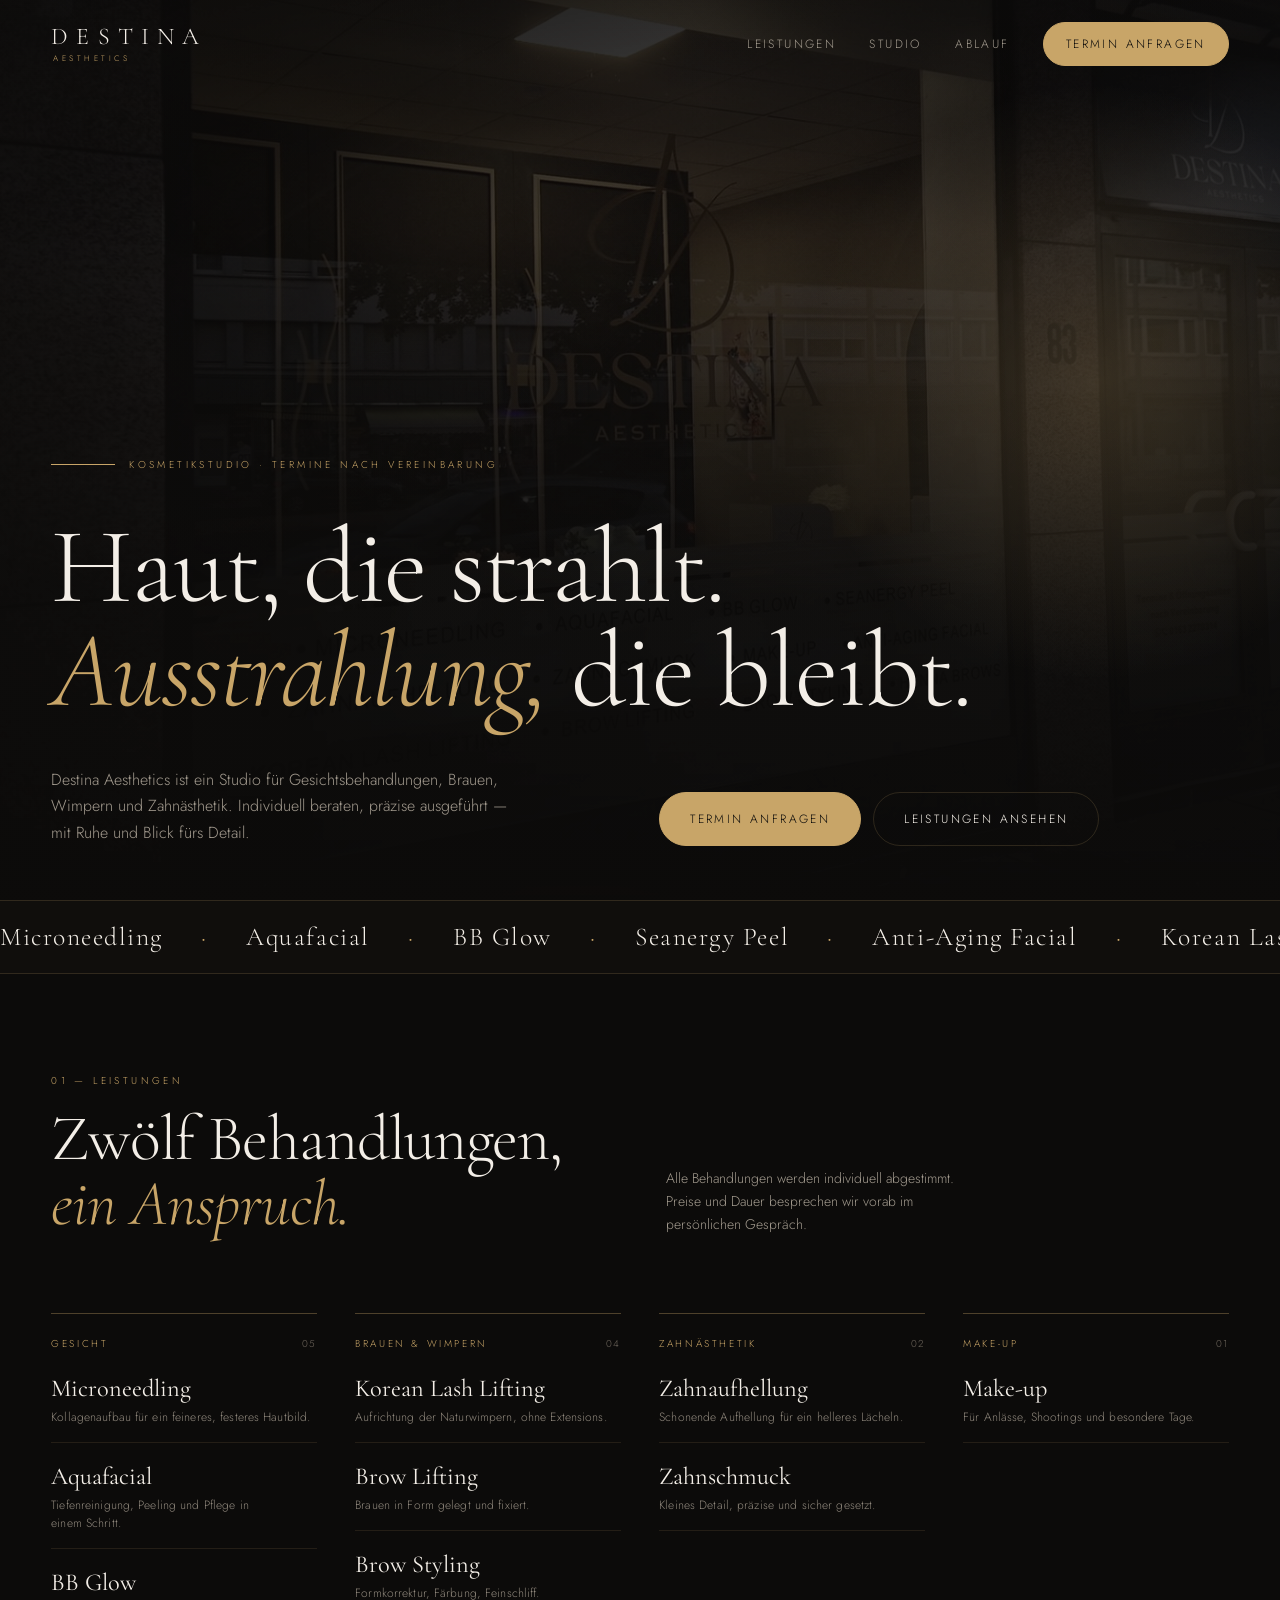
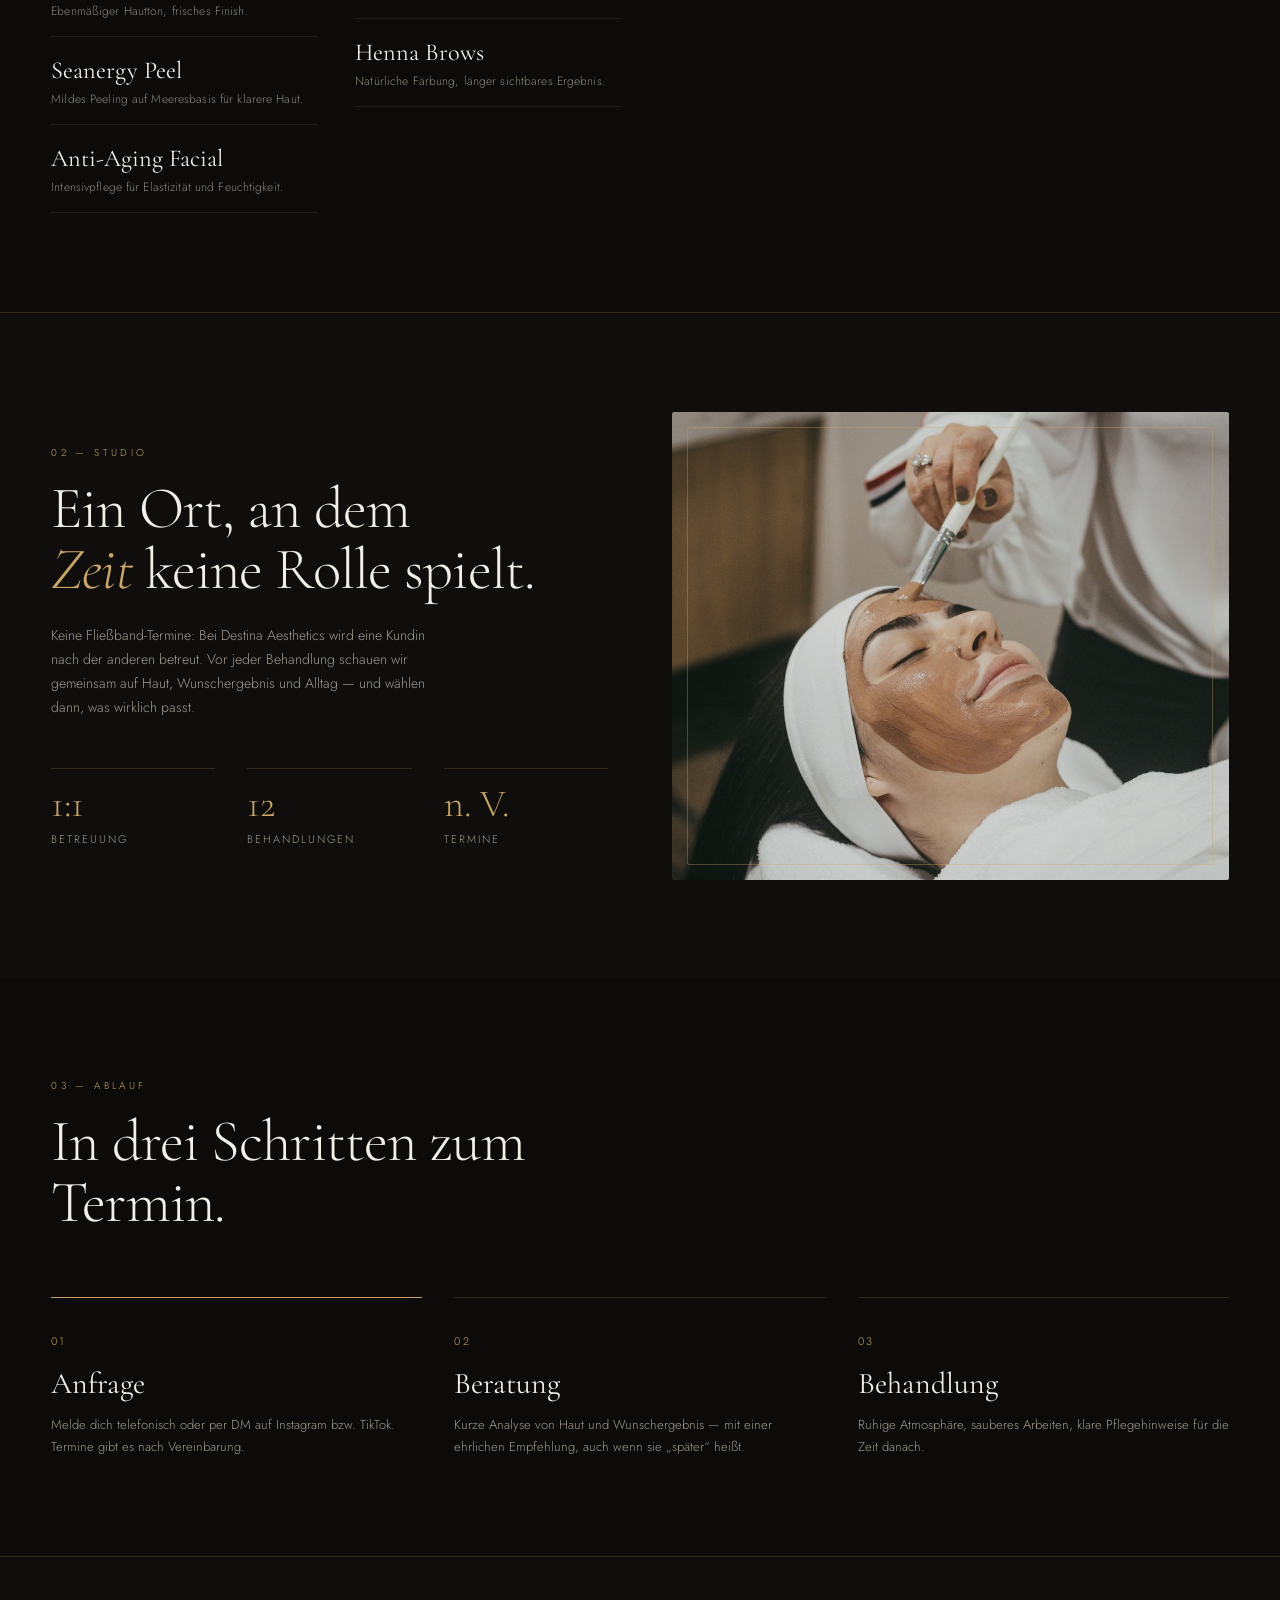
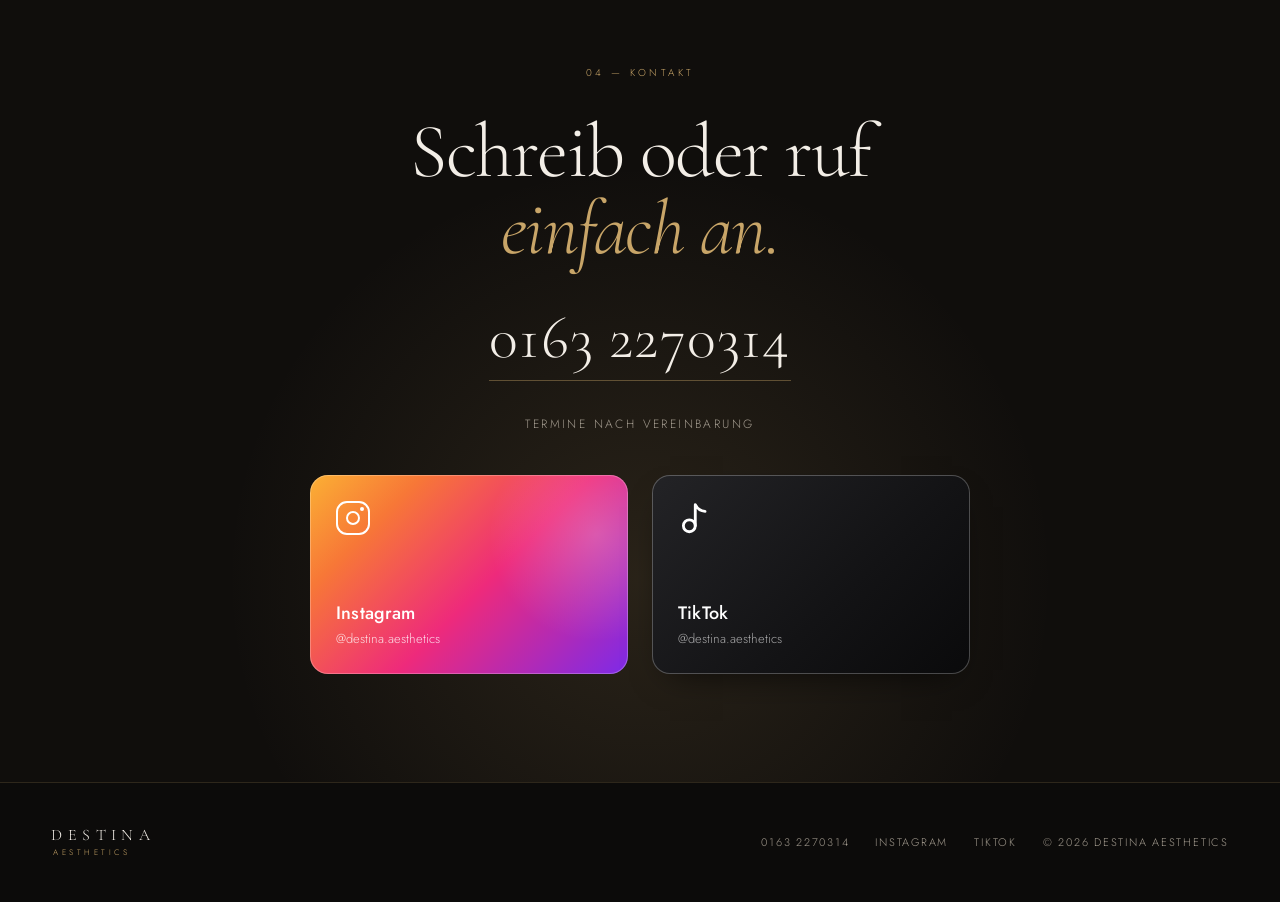
<file: index.html>
<!DOCTYPE html>
<html lang="de">
<head>
<meta charset="utf-8">
<meta name="viewport" content="width=device-width, initial-scale=1">
<title>Destina Aesthetics — Kosmetikstudio für Gesicht, Brauen, Wimpern & Zahnästhetik</title>
<meta name="description" content="Destina Aesthetics: Studio für Microneedling, Aquafacial, BB Glow, Brow &amp; Lash Lifting, Zahnaufhellung und Make-up. 1:1 Betreuung, Termine nach Vereinbarung.">
<meta name="theme-color" content="#0c0b0a">
<link rel="canonical" href="https://36ilyas.github.io/destina-aesthetics/">

<meta property="og:type" content="website">
<meta property="og:locale" content="de_DE">
<meta property="og:site_name" content="Destina Aesthetics">
<meta property="og:title" content="Destina Aesthetics — Haut, die strahlt.">
<meta property="og:description" content="Studio für Gesichtsbehandlungen, Brauen, Wimpern und Zahnästhetik. Individuell beraten, präzise ausgeführt.">
<meta property="og:image" content="https://36ilyas.github.io/destina-aesthetics/assets/img/hero.jpg">
<meta name="twitter:card" content="summary_large_image">

<link rel="icon" href="assets/img/favicon.svg" type="image/svg+xml">
<link rel="apple-touch-icon" href="assets/img/favicon.svg">

<link rel="preconnect" href="https://fonts.googleapis.com">
<link rel="preconnect" href="https://fonts.gstatic.com" crossorigin>
<link href="https://fonts.googleapis.com/css2?family=Cormorant+Garamond:ital,wght@0,300;0,400;0,500;1,300;1,400&family=Jost:wght@300;400;500&display=swap" rel="stylesheet">
<script>document.documentElement.classList.add('js');</script>
<link rel="stylesheet" href="assets/css/styles.css">

<script type="application/ld+json">
{
  "@context": "https://schema.org",
  "@type": "BeautySalon",
  "name": "Destina Aesthetics",
  "description": "Kosmetikstudio für Gesichtsbehandlungen, Brauen, Wimpern und Zahnästhetik.",
  "telephone": "+491632270314",
  "image": "https://36ilyas.github.io/destina-aesthetics/assets/img/hero.jpg",
  "url": "https://36ilyas.github.io/destina-aesthetics/",
  "sameAs": [
    "https://instagram.com/destina.aesthetics",
    "https://www.tiktok.com/@destina.aesthetics"
  ],
  "priceRange": "$$"
}
</script>
</head>
<body>

<a class="skip-link" href="#leistungen">Zum Inhalt springen</a>

<header class="site-header" id="site-header">
  <div class="header-inner">
    <a class="brand" href="#top">
      <span class="brand-name">DESTINA</span>
      <span class="brand-sub">AESTHETICS</span>
    </a>

    <nav class="nav-desktop" aria-label="Hauptnavigation">
      <a class="nav-link" href="#leistungen">Leistungen</a>
      <a class="nav-link" href="#studio">Studio</a>
      <a class="nav-link" href="#ablauf">Ablauf</a>
      <a class="btn btn-gold btn-sm" href="tel:+491632270314">Termin anfragen</a>
    </nav>

    <button class="nav-toggle" id="nav-toggle" type="button" aria-label="Menü öffnen" aria-expanded="false" aria-controls="mobile-menu">
      <span></span>
      <span></span>
    </button>
  </div>
</header>

<div class="mobile-menu" id="mobile-menu">
  <div class="mobile-menu-top">
    <span class="brand-name">DESTINA</span>
    <button class="menu-close" id="menu-close" type="button" aria-label="Menü schließen">&times;</button>
  </div>
  <nav class="mobile-nav" aria-label="Mobile Navigation">
    <a href="#leistungen">Leistungen</a>
    <a href="#studio">Studio</a>
    <a href="#ablauf">Ablauf</a>
    <a href="#kontakt" class="is-gold">Kontakt</a>
  </nav>
  <div class="mobile-menu-foot">
    <a class="mobile-phone" href="tel:+491632270314">0163 2270314</a>
    <div class="pill-row">
      <a class="pill" href="https://instagram.com/destina.aesthetics" target="_blank" rel="noopener">Instagram</a>
      <a class="pill" href="https://www.tiktok.com/@destina.aesthetics" target="_blank" rel="noopener">TikTok</a>
    </div>
  </div>
</div>

<main>

  <section class="hero" id="top">
    <div class="hero-media"><div class="hero-image"></div></div>
    <div class="hero-veil hero-veil-v"></div>
    <div class="hero-veil hero-veil-h"></div>
    <div class="hero-glow" aria-hidden="true"></div>

    <div class="hero-inner">
      <div class="eyebrow-row" data-reveal>
        <span class="rule"></span>
        <span class="eyebrow">Kosmetikstudio · Termine nach Vereinbarung</span>
      </div>

      <h1 class="hero-title" data-reveal>Haut, die strahlt.<br><em>Ausstrahlung,</em> die bleibt.</h1>

      <div class="hero-bottom">
        <p class="hero-lead" data-reveal>Destina Aesthetics ist ein Studio für Gesichtsbehandlungen, Brauen, Wimpern und Zahnästhetik. Individuell beraten, präzise ausgeführt — mit Ruhe und Blick fürs Detail.</p>
        <div class="hero-actions" data-reveal>
          <a class="btn btn-gold" href="tel:+491632270314">Termin anfragen</a>
          <a class="btn btn-ghost" href="#leistungen">Leistungen ansehen</a>
        </div>
      </div>
    </div>
  </section>

  <div class="marquee" aria-hidden="true">
    <div class="marquee-track">
      <div class="marquee-group">
        <span>Microneedling</span><span class="dot">·</span>
        <span>Aquafacial</span><span class="dot">·</span>
        <span>BB Glow</span><span class="dot">·</span>
        <span>Seanergy Peel</span><span class="dot">·</span>
        <span>Anti-Aging Facial</span><span class="dot">·</span>
        <span>Korean Lash Lifting</span><span class="dot">·</span>
        <span>Brow Lifting</span><span class="dot">·</span>
        <span>Henna Brows</span><span class="dot">·</span>
        <span>Zahnaufhellung</span><span class="dot">·</span>
        <span>Zahnschmuck</span><span class="dot">·</span>
        <span>Make-up</span><span class="dot">·</span>
      </div>
      <div class="marquee-group">
        <span>Microneedling</span><span class="dot">·</span>
        <span>Aquafacial</span><span class="dot">·</span>
        <span>BB Glow</span><span class="dot">·</span>
        <span>Seanergy Peel</span><span class="dot">·</span>
        <span>Anti-Aging Facial</span><span class="dot">·</span>
        <span>Korean Lash Lifting</span><span class="dot">·</span>
        <span>Brow Lifting</span><span class="dot">·</span>
        <span>Henna Brows</span><span class="dot">·</span>
        <span>Zahnaufhellung</span><span class="dot">·</span>
        <span>Zahnschmuck</span><span class="dot">·</span>
        <span>Make-up</span><span class="dot">·</span>
      </div>
    </div>
  </div>

  <section class="section services" id="leistungen">
    <div class="wrap">
      <div class="section-head">
        <div>
          <span class="section-index" data-reveal>01 — Leistungen</span>
          <h2 class="section-title" data-reveal>Zwölf Behandlungen,<br><em>ein Anspruch.</em></h2>
        </div>
        <p class="section-note" data-reveal>Alle Behandlungen werden individuell abgestimmt. Preise und Dauer besprechen wir vorab im persönlichen Gespräch.</p>
      </div>

      <div class="service-grid">

        <div class="service-col" data-reveal>
          <div class="service-col-head">
            <span class="service-cat">Gesicht</span>
            <span class="service-count">05</span>
          </div>
          <div class="service-items">
            <article class="service-item">
              <h3>Microneedling</h3>
              <p>Kollagenaufbau für ein feineres, festeres Hautbild.</p>
            </article>
            <article class="service-item">
              <h3>Aquafacial</h3>
              <p>Tiefenreinigung, Peeling und Pflege in einem Schritt.</p>
            </article>
            <article class="service-item">
              <h3>BB Glow</h3>
              <p>Ebenmäßiger Hautton, frisches Finish.</p>
            </article>
            <article class="service-item">
              <h3>Seanergy Peel</h3>
              <p>Mildes Peeling auf Meeresbasis für klarere Haut.</p>
            </article>
            <article class="service-item">
              <h3>Anti-Aging Facial</h3>
              <p>Intensivpflege für Elastizität und Feuchtigkeit.</p>
            </article>
          </div>
        </div>

        <div class="service-col" data-reveal>
          <div class="service-col-head">
            <span class="service-cat">Brauen &amp; Wimpern</span>
            <span class="service-count">04</span>
          </div>
          <div class="service-items">
            <article class="service-item">
              <h3>Korean Lash Lifting</h3>
              <p>Aufrichtung der Naturwimpern, ohne Extensions.</p>
            </article>
            <article class="service-item">
              <h3>Brow Lifting</h3>
              <p>Brauen in Form gelegt und fixiert.</p>
            </article>
            <article class="service-item">
              <h3>Brow Styling</h3>
              <p>Formkorrektur, Färbung, Feinschliff.</p>
            </article>
            <article class="service-item">
              <h3>Henna Brows</h3>
              <p>Natürliche Färbung, länger sichtbares Ergebnis.</p>
            </article>
          </div>
        </div>

        <div class="service-col" data-reveal>
          <div class="service-col-head">
            <span class="service-cat">Zahnästhetik</span>
            <span class="service-count">02</span>
          </div>
          <div class="service-items">
            <article class="service-item">
              <h3>Zahnaufhellung</h3>
              <p>Schonende Aufhellung für ein helleres Lächeln.</p>
            </article>
            <article class="service-item">
              <h3>Zahnschmuck</h3>
              <p>Kleines Detail, präzise und sicher gesetzt.</p>
            </article>
          </div>
        </div>

        <div class="service-col" data-reveal>
          <div class="service-col-head">
            <span class="service-cat">Make-up</span>
            <span class="service-count">01</span>
          </div>
          <div class="service-items">
            <article class="service-item">
              <h3>Make-up</h3>
              <p>Für Anlässe, Shootings und besondere Tage.</p>
            </article>
          </div>
        </div>

      </div>
    </div>
  </section>

  <section class="section studio" id="studio">
    <div class="wrap studio-grid">
      <div>
        <span class="section-index" data-reveal>02 — Studio</span>
        <h2 class="section-title section-title-sm" data-reveal>Ein Ort, an dem<br><em>Zeit</em> keine Rolle spielt.</h2>
        <p class="studio-text" data-reveal>Keine Fließband-Termine: Bei Destina Aesthetics wird eine Kundin nach der anderen betreut. Vor jeder Behandlung schauen wir gemeinsam auf Haut, Wunschergebnis und Alltag — und wählen dann, was wirklich passt.</p>

        <div class="stats" data-reveal>
          <div class="stat">
            <div class="stat-value">1:1</div>
            <div class="stat-label">Betreuung</div>
          </div>
          <div class="stat">
            <div class="stat-value">12</div>
            <div class="stat-label">Behandlungen</div>
          </div>
          <div class="stat">
            <div class="stat-value">n. V.</div>
            <div class="stat-label">Termine</div>
          </div>
        </div>
      </div>

      <figure class="studio-figure" data-reveal>
        <img src="assets/img/studio.jpg" alt="Gesichtsbehandlung im Studio: Maske wird mit dem Pinsel aufgetragen" width="1400" height="934" loading="lazy" decoding="async">
        <span class="studio-frame" aria-hidden="true"></span>
      </figure>
    </div>
  </section>

  <section class="section process" id="ablauf">
    <div class="wrap">
      <span class="section-index" data-reveal>03 — Ablauf</span>
      <h2 class="section-title section-title-sm process-title" data-reveal>In drei Schritten zum Termin.</h2>

      <div class="steps">
        <div class="step step-active" data-reveal>
          <span class="step-num">01</span>
          <h3>Anfrage</h3>
          <p>Melde dich telefonisch oder per DM auf Instagram bzw. TikTok. Termine gibt es nach Vereinbarung.</p>
        </div>
        <div class="step" data-reveal>
          <span class="step-num">02</span>
          <h3>Beratung</h3>
          <p>Kurze Analyse von Haut und Wunschergebnis — mit einer ehrlichen Empfehlung, auch wenn sie „später“ heißt.</p>
        </div>
        <div class="step" data-reveal>
          <span class="step-num">03</span>
          <h3>Behandlung</h3>
          <p>Ruhige Atmosphäre, sauberes Arbeiten, klare Pflegehinweise für die Zeit danach.</p>
        </div>
      </div>
    </div>
  </section>

  <section class="section contact" id="kontakt">
    <div class="contact-glow" aria-hidden="true"></div>
    <div class="contact-inner">
      <span class="section-index" data-reveal>04 — Kontakt</span>
      <h2 class="contact-title" data-reveal>Schreib oder ruf<br><em>einfach an.</em></h2>
      <a class="contact-phone" href="tel:+491632270314" data-reveal>0163 2270314</a>
      <p class="contact-note" data-reveal>Termine nach Vereinbarung</p>

      <div class="social-cards" data-reveal>
        <a class="social-card social-ig" href="https://instagram.com/destina.aesthetics" target="_blank" rel="noopener">
          <span class="social-shine" aria-hidden="true"></span>
          <span class="ig-mark" aria-hidden="true"><span></span><span></span></span>
          <span class="social-text">
            <span class="social-name">Instagram</span>
            <span class="social-handle">@destina.aesthetics</span>
          </span>
        </a>
        <a class="social-card social-tt" href="https://www.tiktok.com/@destina.aesthetics" target="_blank" rel="noopener">
          <svg class="tt-mark" viewBox="0 0 24 24" aria-hidden="true">
            <circle cx="8" cy="17.5" r="4.2" fill="none" stroke="#fff" stroke-width="2"></circle>
            <path d="M12.2 17.5V2.6c1.6 3.1 3.9 4.6 6.9 4.7" fill="none" stroke="#fff" stroke-width="2" stroke-linecap="round" stroke-linejoin="round"></path>
          </svg>
          <span class="social-text">
            <span class="social-name">TikTok</span>
            <span class="social-handle">@destina.aesthetics</span>
          </span>
        </a>
      </div>
    </div>
  </section>

</main>

<footer class="site-footer">
  <div class="wrap footer-inner">
    <div class="brand">
      <span class="brand-name brand-name-sm">DESTINA</span>
      <span class="brand-sub">AESTHETICS</span>
    </div>
    <div class="footer-links">
      <a href="tel:+491632270314">0163 2270314</a>
      <a href="https://instagram.com/destina.aesthetics" target="_blank" rel="noopener">Instagram</a>
      <a href="https://www.tiktok.com/@destina.aesthetics" target="_blank" rel="noopener">TikTok</a>
      <span>© 2026 Destina Aesthetics</span>
    </div>
  </div>
</footer>

<script src="assets/js/main.js" defer></script>
</body>
</html>
</file>
<file: assets/css/styles.css>
/* ==========================================================================
   Destina Aesthetics — Stylesheet
   ========================================================================== */

:root {
  --gold: #c8a568;
  --gold-soft: #e3caa0;
  --ink: #f3eee7;
  --muted: #a29a8e;
  --dim: #8f877c;
  --faint: #6f675d;
  --bg: #0c0b0a;
  --bg-alt: #100e0c;
  --line: rgba(200, 165, 104, .18);
  --line-soft: rgba(200, 165, 104, .12);
  --line-strong: rgba(200, 165, 104, .35);
  --serif: 'Cormorant Garamond', Georgia, 'Times New Roman', serif;
  --sans: 'Jost', 'Helvetica Neue', Helvetica, Arial, sans-serif;
  --gutter: clamp(18px, 4vw, 56px);
  --section-y: clamp(70px, 11vh, 150px);
  --ease: cubic-bezier(.2, .8, .2, 1);
}

*, *::before, *::after { box-sizing: border-box; }

html {
  scroll-behavior: smooth;
  -webkit-text-size-adjust: 100%;
}

body {
  margin: 0;
  background: var(--bg);
  color: var(--ink);
  font-family: var(--sans);
  font-weight: 300;
  overflow-x: hidden;
  -webkit-font-smoothing: antialiased;
}

a { color: var(--gold); text-decoration: none; }
a:hover { color: var(--gold-soft); }
img { max-width: 100%; display: block; }
::selection { background: var(--gold); color: #0c0b0a; }

:focus-visible {
  outline: 2px solid var(--gold);
  outline-offset: 3px;
  border-radius: 2px;
}

.wrap { max-width: 1440px; margin: 0 auto; }

.skip-link {
  position: absolute;
  left: -9999px;
  top: 0;
  z-index: 200;
  background: var(--gold);
  color: #0c0b0a;
  padding: 12px 20px;
  font-size: 12px;
  letter-spacing: .2em;
  text-transform: uppercase;
}
.skip-link:focus { left: 12px; top: 12px; color: #0c0b0a; }

/* Animations ------------------------------------------------------------- */

@keyframes dsMarquee {
  from { transform: translate3d(0, 0, 0); }
  to   { transform: translate3d(-50%, 0, 0); }
}
@keyframes dsZoom {
  from { transform: scale(1.01); }
  to   { transform: scale(1.09); }
}
@keyframes dsGlow {
  0%, 100% { opacity: .45; transform: scale(1); }
  50%      { opacity: .7;  transform: scale(1.08); }
}

/* Reveal-on-scroll. Only armed when JS is running (html.js), so a failed
   script never leaves the page blank. */
.js [data-reveal] {
  opacity: 0;
  transform: translateY(26px);
  transition:
    opacity .95s cubic-bezier(.16, .84, .24, 1) var(--reveal-delay, 0ms),
    transform 1.05s cubic-bezier(.16, .84, .24, 1) var(--reveal-delay, 0ms);
}
.js [data-reveal].is-in {
  opacity: 1;
  transform: none;
}

/* Buttons ---------------------------------------------------------------- */

.btn {
  display: inline-block;
  font-size: 12px;
  letter-spacing: .2em;
  text-transform: uppercase;
  padding: 17px 30px;
  border-radius: 999px;
  transition: transform .4s var(--ease), background .4s ease, border-color .4s ease, color .35s ease;
}
.btn-sm { padding: 12px 22px; }

.btn-gold { color: #0c0b0a; background: var(--gold); border: 1px solid var(--gold); }
.btn-gold:hover { background: var(--ink); border-color: var(--ink); color: #0c0b0a; transform: translateY(-2px); }
.btn-sm.btn-gold:hover { transform: none; }

.btn-ghost { color: var(--ink); border: 1px solid var(--line); }
.btn-ghost:hover { color: var(--ink); border-color: var(--gold); transform: translateY(-2px); }

/* Header ----------------------------------------------------------------- */

.site-header {
  position: fixed;
  inset: 0 0 auto 0;
  z-index: 80;
  border-bottom: 1px solid transparent;
  transition: background .5s ease, border-color .5s ease;
}
/* Deckend statt Milchglas: ein backdrop-filter wuerde jeden Inhalt, der unter
   der Kopfzeile durchscrollt, weichzeichnen. */
.site-header.is-scrolled {
  background: var(--bg);
  border-bottom-color: var(--line);
}

.header-inner {
  max-width: 1440px;
  margin: 0 auto;
  padding: clamp(14px, 1.8vw, 22px) var(--gutter);
  display: flex;
  align-items: center;
  justify-content: space-between;
  gap: 20px;
}

.brand { display: grid; gap: 3px; color: var(--ink); }
.brand:hover { color: var(--ink); }
.brand-name {
  font-family: var(--serif);
  font-size: clamp(18px, 2vw, 24px);
  letter-spacing: .34em;
  line-height: 1;
}
.brand-name-sm { font-size: 16px; }
.brand-sub {
  font-size: 8px;
  letter-spacing: .44em;
  color: var(--gold);
  padding-left: 2px;
}

.nav-desktop {
  display: flex;
  align-items: center;
  gap: clamp(18px, 2.6vw, 40px);
}
.nav-link {
  font-size: 12px;
  letter-spacing: .2em;
  text-transform: uppercase;
  color: var(--muted);
  transition: color .35s ease;
}
.nav-link:hover { color: var(--ink); }

.nav-toggle {
  display: none;
  flex-direction: column;
  justify-content: center;
  gap: 6px;
  width: 46px;
  height: 46px;
  padding: 0 11px;
  background: transparent;
  border: 1px solid var(--line);
  border-radius: 999px;
  cursor: pointer;
}
.nav-toggle span { display: block; height: 1px; width: 100%; background: var(--gold); }

@media (max-width: 900px) {
  .nav-desktop { display: none; }
  .nav-toggle { display: flex; }
}

/* Mobile menu ------------------------------------------------------------ */

.mobile-menu {
  position: fixed;
  inset: 0;
  z-index: 90;
  background: var(--bg);
  display: flex;
  flex-direction: column;
  padding: clamp(18px, 4vw, 40px);
  opacity: 0;
  visibility: hidden;
  /* visibility springt erst nach dem Ausblenden -- sonst waere das Menue
     sofort weg und die Opacity-Transition unsichtbar. */
  transition: opacity .3s ease, visibility 0s linear .3s;
}
.mobile-menu.is-open {
  opacity: 1;
  visibility: visible;
  transition: opacity .3s ease, visibility 0s;
}

/* Inhalt gestaffelt einblenden, beim Schliessen zuegig gemeinsam raus.
   Die Verzoegerungen haengen an .is-open, damit das Schliessen ohne
   Staffelung laeuft und vor dem Overlay fertig ist. */
.mobile-menu-top,
.mobile-nav a,
.mobile-menu-foot {
  opacity: 0;
  transform: translateY(14px);
  transition: opacity .22s ease, transform .22s ease;
}
.mobile-menu.is-open .mobile-menu-top,
.mobile-menu.is-open .mobile-nav a,
.mobile-menu.is-open .mobile-menu-foot {
  opacity: 1;
  transform: none;
  transition: opacity .5s ease, transform .6s var(--ease);
}
.mobile-menu.is-open .mobile-menu-top           { transition-delay: .05s; }
.mobile-menu.is-open .mobile-nav a:nth-child(1) { transition-delay: .08s; }
.mobile-menu.is-open .mobile-nav a:nth-child(2) { transition-delay: .13s; }
.mobile-menu.is-open .mobile-nav a:nth-child(3) { transition-delay: .18s; }
.mobile-menu.is-open .mobile-nav a:nth-child(4) { transition-delay: .23s; }
.mobile-menu.is-open .mobile-menu-foot          { transition-delay: .28s; }

.mobile-menu-top {
  display: flex;
  align-items: center;
  justify-content: space-between;
}
.menu-close {
  width: 46px;
  height: 46px;
  background: transparent;
  border: 1px solid var(--line);
  border-radius: 999px;
  color: var(--gold);
  font-size: 20px;
  line-height: 1;
  cursor: pointer;
}

.mobile-nav {
  margin: auto 0;
  display: grid;
  gap: clamp(10px, 2vw, 18px);
}
.mobile-nav a {
  font-family: var(--serif);
  font-size: clamp(38px, 12vw, 60px);
  color: var(--ink);
  line-height: 1.05;
}
.mobile-nav a.is-gold { color: var(--gold); }

.mobile-menu-foot { display: grid; gap: 14px; }
.mobile-phone { font-size: 14px; letter-spacing: .16em; }
.pill-row { display: flex; gap: 10px; flex-wrap: wrap; }
.pill {
  font-size: 11px;
  letter-spacing: .2em;
  text-transform: uppercase;
  border: 1px solid var(--line);
  border-radius: 999px;
  padding: 12px 20px;
  color: var(--muted);
  transition: color .35s ease, border-color .35s ease;
}
.pill:hover { color: var(--ink); border-color: var(--gold); }

/* Hero ------------------------------------------------------------------- */

.hero {
  position: relative;
  min-height: 100svh;
  display: flex;
  align-items: flex-end;
  overflow: hidden;
  padding: clamp(110px, 14vh, 180px) var(--gutter) clamp(40px, 6vh, 80px);
}
.hero-media { position: absolute; inset: 0; overflow: hidden; }
.hero-image {
  position: absolute;
  inset: -4%;
  background-image: url('../img/hero.jpg');
  background-size: cover;
  background-position: 44% calc(8% - 50px);
  opacity: .55;
  filter: saturate(.68) contrast(1.06) brightness(.92);
  animation: dsZoom 26s ease-in-out infinite alternate;
  will-change: transform;
}
.hero-veil { position: absolute; inset: 0; }
.hero-veil-v {
  background: linear-gradient(180deg,
    rgba(12, 11, 10, .70) 0%,
    rgba(12, 11, 10, .30) 26%,
    rgba(12, 11, 10, .88) 66%,
    rgba(12, 11, 10, .99) 100%);
}
.hero-veil-h {
  background: linear-gradient(90deg,
    rgba(12, 11, 10, .78) 0%,
    rgba(12, 11, 10, .15) 55%,
    rgba(12, 11, 10, .50) 100%);
}
.hero-glow {
  position: absolute;
  top: 8%;
  right: -10%;
  width: min(60vw, 620px);
  height: min(60vw, 620px);
  border-radius: 50%;
  background: radial-gradient(circle, rgba(200, 165, 104, .22), rgba(200, 165, 104, 0) 68%);
  animation: dsGlow 9s ease-in-out infinite;
  pointer-events: none;
}

.hero-inner {
  position: relative;
  width: 100%;
  max-width: 1440px;
  margin: 0 auto;
  display: grid;
  gap: clamp(26px, 4vw, 44px);
}

.eyebrow-row { display: flex; align-items: center; gap: 14px; flex-wrap: wrap; }
.rule { width: clamp(28px, 5vw, 64px); height: 1px; background: var(--gold); }
.eyebrow {
  font-size: 10px;
  letter-spacing: .34em;
  text-transform: uppercase;
  color: var(--gold);
}

.hero-title {
  margin: 0;
  font-family: var(--serif);
  font-weight: 300;
  font-size: clamp(42px, 8.4vw, 132px);
  line-height: .96;
  letter-spacing: -.02em;
  text-wrap: balance;
}
.hero-title em { font-style: italic; color: var(--gold); }

.hero-bottom {
  display: grid;
  grid-template-columns: repeat(auto-fit, minmax(280px, 1fr));
  gap: clamp(24px, 3vw, 48px);
  align-items: end;
}
.hero-lead {
  margin: 0;
  max-width: 52ch;
  color: var(--muted);
  font-size: clamp(15px, 1.25vw, 19px);
  line-height: 1.65;
  text-wrap: pretty;
}
.hero-actions { display: flex; flex-wrap: wrap; gap: 12px; }

/* Marquee ---------------------------------------------------------------- */

.marquee {
  border-top: 1px solid var(--line);
  border-bottom: 1px solid var(--line);
  padding: clamp(14px, 1.6vw, 22px) 0;
  overflow: hidden;
  background: var(--bg-alt);
}
.marquee-track {
  display: flex;
  width: max-content;
  animation: dsMarquee 42s linear infinite;
  will-change: transform;
}
.marquee-group {
  display: flex;
  align-items: center;
  gap: clamp(20px, 3vw, 44px);
  padding-right: clamp(20px, 3vw, 44px);
}
.marquee-group span {
  font-family: var(--serif);
  font-size: clamp(18px, 2vw, 30px);
  letter-spacing: .06em;
  white-space: nowrap;
}
.marquee-group .dot { color: var(--gold); }

/* Sections --------------------------------------------------------------- */

.section { padding: var(--section-y) var(--gutter); }

.section-index {
  display: block;
  font-size: 10px;
  letter-spacing: .34em;
  text-transform: uppercase;
  color: var(--gold);
  margin-bottom: 18px;
}

.section-title {
  margin: 0;
  font-family: var(--serif);
  font-weight: 300;
  font-size: clamp(34px, 5vw, 68px);
  line-height: 1.02;
  letter-spacing: -.015em;
}
.section-title em { font-style: italic; color: var(--gold); }
.section-title-sm { font-size: clamp(32px, 4.6vw, 62px); line-height: 1.04; }

/* Services --------------------------------------------------------------- */

.section-head {
  display: grid;
  grid-template-columns: repeat(auto-fit, minmax(300px, 1fr));
  gap: clamp(24px, 4vw, 64px);
  align-items: end;
  margin-bottom: clamp(40px, 6vw, 80px);
}
.section-note {
  margin: 0;
  max-width: 42ch;
  color: var(--muted);
  font-size: clamp(14px, 1.05vw, 17px);
  line-height: 1.65;
  text-wrap: pretty;
}

.service-grid {
  display: grid;
  grid-template-columns: repeat(auto-fit, minmax(240px, 1fr));
  gap: clamp(24px, 3vw, 44px);
}
.service-col {
  border-top: 1px solid var(--line-strong);
  padding-top: clamp(16px, 1.8vw, 22px);
}
.service-col-head {
  display: flex;
  align-items: baseline;
  justify-content: space-between;
  gap: 12px;
  margin-bottom: clamp(16px, 2vw, 24px);
}
.service-cat {
  font-size: 10px;
  letter-spacing: .26em;
  text-transform: uppercase;
  color: var(--gold);
}
.service-count { font-size: 10px; letter-spacing: .14em; color: var(--faint); }

.service-items { display: grid; gap: clamp(14px, 1.6vw, 20px); }
.service-item {
  display: grid;
  gap: 5px;
  padding-bottom: clamp(12px, 1.4vw, 16px);
  border-bottom: 1px solid var(--line-soft);
  transition: border-color .4s ease;
}
.service-item:hover { border-bottom-color: var(--line-strong); }
.service-item h3 {
  margin: 0;
  font-family: var(--serif);
  font-weight: 400;
  font-size: clamp(20px, 1.9vw, 26px);
  line-height: 1.15;
}
.service-item p {
  margin: 0;
  color: var(--dim);
  font-size: 12px;
  line-height: 1.5;
  letter-spacing: .01em;
  text-wrap: pretty;
}

/* Studio ----------------------------------------------------------------- */

.studio {
  background: var(--bg-alt);
  border-top: 1px solid var(--line);
}
.studio-grid {
  display: grid;
  grid-template-columns: repeat(auto-fit, minmax(300px, 1fr));
  gap: clamp(34px, 5vw, 80px);
  align-items: center;
}
.studio-text {
  margin: 24px 0 0;
  max-width: 48ch;
  color: var(--muted);
  font-size: clamp(14px, 1.1vw, 17px);
  line-height: 1.7;
  text-wrap: pretty;
}
.stats {
  display: grid;
  grid-template-columns: repeat(auto-fit, minmax(150px, 1fr));
  gap: clamp(18px, 2.5vw, 32px);
  margin-top: clamp(30px, 4vw, 48px);
}
.stat { border-top: 1px solid var(--line); padding-top: 16px; }
.stat-value {
  font-family: var(--serif);
  font-size: clamp(26px, 3vw, 40px);
  color: var(--gold);
  line-height: 1;
}
.stat-label {
  font-size: 11px;
  letter-spacing: .18em;
  text-transform: uppercase;
  color: var(--muted);
  margin-top: 8px;
}

.studio-figure { position: relative; margin: 0; }
.studio-figure img {
  width: 100%;
  height: clamp(300px, 52vh, 600px);
  object-fit: cover;
  object-position: 52% 50%;
  border-radius: 2px;
  filter: saturate(.72) brightness(.86);
}
.studio-frame {
  position: absolute;
  inset: clamp(8px, 1.2vw, 16px);
  border: 1px solid var(--line-strong);
  border-radius: 2px;
  pointer-events: none;
}

/* Ablauf ----------------------------------------------------------------- */

.process-title {
  margin: 0 0 clamp(34px, 5vw, 64px);
  max-width: 22ch;
}
.steps {
  display: grid;
  grid-template-columns: repeat(auto-fit, minmax(250px, 1fr));
  gap: clamp(20px, 2.5vw, 36px);
}
.step {
  border-top: 1px solid var(--line);
  padding-top: clamp(20px, 2.5vw, 30px);
}
.step-active { border-top-color: var(--gold); }
.step-num { font-size: 11px; letter-spacing: .2em; color: var(--gold); }
.step h3 {
  margin: 14px 0 12px;
  font-family: var(--serif);
  font-weight: 400;
  font-size: clamp(22px, 2.4vw, 30px);
}
.step p {
  margin: 0;
  color: var(--muted);
  font-size: clamp(13px, 1vw, 16px);
  line-height: 1.65;
  text-wrap: pretty;
}

/* Kontakt ---------------------------------------------------------------- */

.contact {
  position: relative;
  padding: clamp(70px, 12vh, 160px) var(--gutter);
  background: var(--bg-alt);
  border-top: 1px solid var(--line);
  overflow: hidden;
}
.contact-glow {
  position: absolute;
  bottom: -30%;
  left: 50%;
  transform: translateX(-50%);
  width: min(90vw, 900px);
  height: min(90vw, 900px);
  border-radius: 50%;
  background: radial-gradient(circle, rgba(200, 165, 104, .14), rgba(200, 165, 104, 0) 65%);
  pointer-events: none;
}
.contact-inner {
  position: relative;
  max-width: 1000px;
  margin: 0 auto;
  text-align: center;
  display: grid;
  gap: clamp(22px, 3vw, 34px);
  justify-items: center;
}
.contact .section-index { margin-bottom: 0; }
.contact-title {
  margin: 0;
  font-family: var(--serif);
  font-weight: 300;
  font-size: clamp(34px, 6vw, 84px);
  line-height: 1;
  letter-spacing: -.02em;
}
.contact-title em { font-style: italic; color: var(--gold); }
.contact-phone {
  font-family: var(--serif);
  font-size: clamp(28px, 5vw, 60px);
  letter-spacing: .02em;
  color: var(--ink);
  border-bottom: 1px solid rgba(200, 165, 104, .4);
  padding-bottom: 6px;
  transition: color .4s ease, border-color .4s ease;
}
.contact-phone:hover { color: var(--gold); border-bottom-color: var(--gold); }
.contact-note {
  margin: 0;
  font-size: 12px;
  letter-spacing: .2em;
  text-transform: uppercase;
  color: var(--muted);
}

.social-cards {
  display: grid;
  grid-template-columns: repeat(auto-fit, minmax(min(100%, 240px), 1fr));
  gap: clamp(14px, 2vw, 24px);
  width: 100%;
  max-width: 660px;
  margin-top: 8px;
}
.social-card {
  position: relative;
  display: flex;
  flex-direction: column;
  justify-content: space-between;
  aspect-ratio: 1.6 / 1;
  padding: clamp(20px, 2.2vw, 26px);
  border-radius: 18px;
  text-align: left;
  color: #fff;
  overflow: hidden;
  transition: transform .5s var(--ease), box-shadow .5s ease;
}
.social-card:hover { color: #fff; transform: translateY(-4px); }

.social-ig {
  background: linear-gradient(135deg, #fbb034 0%, #f77737 22%, #ee2a7b 55%, #7d2ae8 100%);
  box-shadow: inset 0 0 0 1px rgba(255, 255, 255, .25);
}
.social-ig:hover {
  box-shadow: inset 0 0 0 1px rgba(255, 255, 255, .35), 0 22px 50px -18px rgba(238, 42, 123, .55);
}
.social-shine {
  position: absolute;
  top: -40%;
  right: -25%;
  width: 70%;
  height: 140%;
  background: radial-gradient(circle, rgba(255, 255, 255, .22), rgba(255, 255, 255, 0) 60%);
  pointer-events: none;
}

.social-tt {
  background: linear-gradient(135deg, #232326 0%, #131315 60%, #0a0a0b 100%);
  box-shadow: inset 0 0 0 1px rgba(255, 255, 255, .25), 0 14px 34px -18px rgba(0, 0, 0, .8);
}
.social-tt:hover {
  box-shadow: inset 0 0 0 1px rgba(255, 255, 255, .35), 0 22px 50px -20px rgba(0, 0, 0, .9);
}

.ig-mark {
  position: relative;
  display: block;
  flex: 0 0 auto;
  width: 34px;
  height: 34px;
  border: 2.4px solid #fff;
  border-radius: 11px;
}
.ig-mark span:first-child {
  position: absolute;
  top: 50%;
  left: 50%;
  transform: translate(-50%, -50%);
  width: 14px;
  height: 14px;
  border: 2.4px solid #fff;
  border-radius: 50%;
}
.ig-mark span:last-child {
  position: absolute;
  top: 4px;
  right: 4px;
  width: 4px;
  height: 4px;
  background: #fff;
  border-radius: 50%;
}
.tt-mark { width: 34px; height: 34px; flex: 0 0 auto; display: block; overflow: visible; }

.social-text { position: relative; display: grid; gap: 3px; }
.social-name {
  font-size: clamp(15px, 1.5vw, 18px);
  font-weight: 500;
  letter-spacing: .01em;
  color: #fff;
}
.social-handle { font-size: 13px; color: rgba(255, 255, 255, .82); }
.social-tt .social-handle { color: rgba(255, 255, 255, .62); }

/* Footer ----------------------------------------------------------------- */

.site-footer {
  padding: clamp(28px, 4vw, 44px) var(--gutter);
  border-top: 1px solid var(--line);
}
.footer-inner {
  display: flex;
  flex-wrap: wrap;
  gap: 16px 32px;
  align-items: center;
  justify-content: space-between;
}
.footer-links {
  display: flex;
  flex-wrap: wrap;
  gap: 14px 26px;
  font-size: 11px;
  letter-spacing: .16em;
  text-transform: uppercase;
  color: var(--muted);
}
.footer-links a { color: var(--muted); transition: color .35s ease; }
.footer-links a:hover { color: var(--gold); }

/* Reduced motion --------------------------------------------------------- */

@media (prefers-reduced-motion: reduce) {
  html { scroll-behavior: auto; }
  .hero-image, .hero-glow, .marquee-track { animation: none; }
  .js [data-reveal] { opacity: 1; transform: none; transition: none; }
  * { transition-duration: .01ms !important; transition-delay: 0s !important; }
}
</file>
